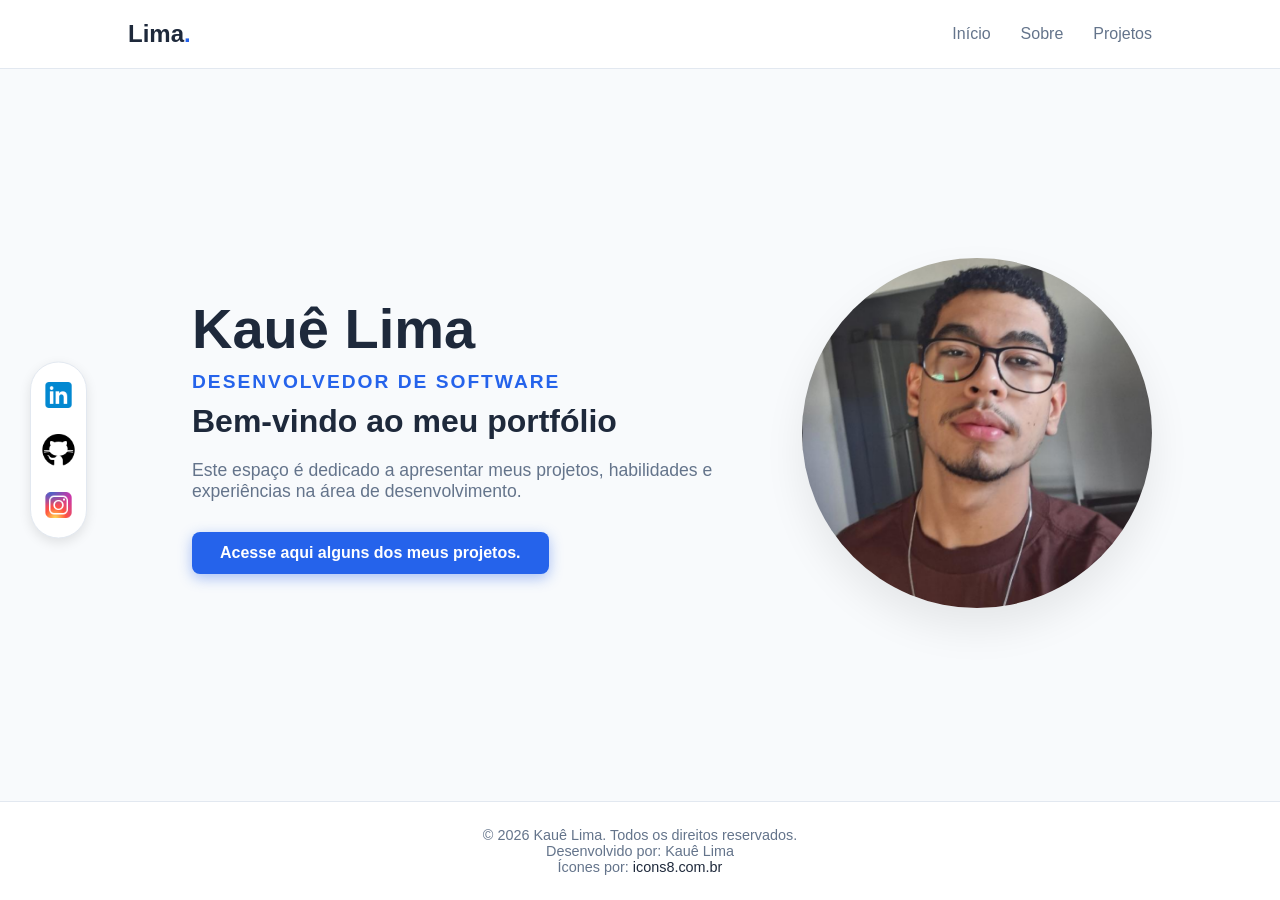
<file: index.html>
<!DOCTYPE html>
<html lang="pt-BR">
<head>
    <meta charset="UTF-8">
    <meta name="viewport" content="width=device-width, initial-scale=1.0">
    <link rel="stylesheet" href="styles/global.css">
    <link rel="stylesheet" href="styles/index.css">
    <link rel="stylesheet" href="styles/responsive.css">
    <link rel="shortcut icon" href="images/favicon.ico" type="image/x-icon">
    <title>Portfólio - Kauê</title>
</head>
<body>

    <header>
        <nav class="navbar">
            <h1 class="logo">Lima<span>.</span></h1>
            <ul class="menu">
                <li><a href="index.html" class="botao-menu">Início</a></li>
                <li><a href="sobre.html" class="botao-menu">Sobre</a></li>
                <li><a href="projetos.html" class="botao-menu">Projetos</a></li>
            </ul>
        </nav>
    </header>

    <section class="hero-section">
        <div class="hero-info">
            <h1 class="nome">Kauê Lima</h1>
            <h2 class="cargo">Desenvolvedor de Software</h2>
            <h2 class="bem-vindo">Bem-vindo ao meu portfólio</h2>
            <p>Este espaço é dedicado a apresentar meus projetos, habilidades e experiências na área de desenvolvimento.</p>
            <a class="projetos-link" href="projetos.html">Acesse aqui alguns dos meus projetos.</a>
        </div>
        <div class="hero-img">
            <img src="images/kaue-profile.png" alt="Foto do Kauê">
        </div>
    </section>

    <aside>
        <ul>
            <li><a href="https://www.linkedin.com/in/kauelima0824/" target="_blank"><img src="images/linkedin-icon.png" alt="Linkedin Icon"></a></li>
            <li><a href="https://github.com/kachardy" target="_blank"><img src="images/github-icon.png" alt="Github Icon"></a></li>
            <li><a href="https://www.instagram.com/kachardyy" target="_blank"><img src="images/instagram-icon.png" alt="Instagram Icon"></a></li>
        </ul>
    </aside>

    <footer>
        <p>&copy; 2026 Kauê Lima. Todos os direitos reservados.<br>
            Desenvolvido por: Kauê Lima <br>
            Ícones por: <a href="https://icons8.com.br/">icons8.com.br</a>
        </p>
    </footer>

</body>
</html>
</file>
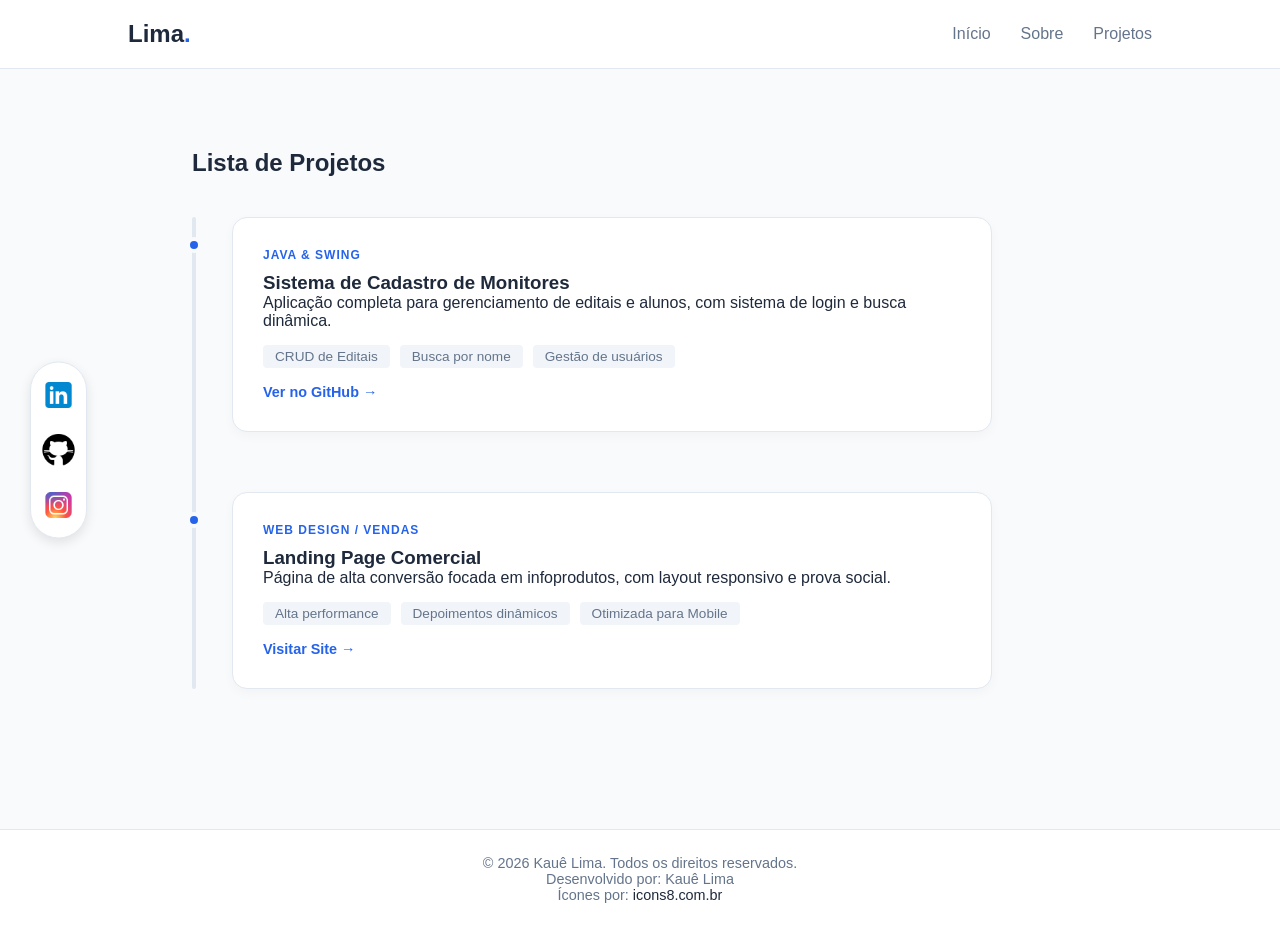
<file: projetos.html>
<!DOCTYPE html>
<html lang="pt-BR">

<head>
    <meta charset="UTF-8">
    <meta name="viewport" content="width=device-width, initial-scale=1.0">
    <link rel="stylesheet" href="styles/global.css">
    <link rel="stylesheet" href="styles/responsive.css">
    <link rel="stylesheet" href="styles/projetos.css">
    <link rel="shortcut icon" href="images/favicon.ico" type="image/x-icon">
    <title>Projetos - Kauê</title>
</head>

<body>

    <header>
        <nav class="navbar">
            <h1 class="logo">Lima<span>.</span></h1>
            <ul class="menu">
                <li><a href="index.html" class="botao-menu">Início</a></li>
                <li><a href="sobre.html" class="botao-menu">Sobre</a></li>
                <li><a href="projetos.html" class="botao-menu">Projetos</a></li>
            </ul>
        </nav>
    </header>

    <aside>
        <ul>
            <li><a href="https://www.linkedin.com/in/kauelima0824/" target="_blank"><img src="images/linkedin-icon.png"
                        alt="Linkedin Icon"></a></li>
            <li><a href="https://github.com/kachardy" target="_blank"><img src="images/github-icon.png"
                        alt="Github Icon"></a></li>
            <li><a href="https://www.instagram.com/kachardyy" target="_blank"><img src="images/instagram-icon.png"
                        alt="Instagram Icon"></a></li>
        </ul>
    </aside>

    <main>

        <section class="projetos-section">
            <h2>Lista de Projetos</h2>

            <div class="timeline">
                <article class="timeline-item">
                    <div class="timeline-dot"></div> <a href="https://github.com/kachardy/Cadastro-de-Monitores"
                        target="_blank" class="projeto-card">
                        <span class="projeto-tag">Java & Swing</span>
                        <h3>Sistema de Cadastro de Monitores</h3>
                        <p>Aplicação completa para gerenciamento de editais e alunos, com sistema de login e busca
                            dinâmica.</p>
                        <ul class="projeto-features">
                            <li>CRUD de Editais</li>
                            <li>Busca por nome</li>
                            <li>Gestão de usuários</li>
                        </ul>
                        <span class="link-indicador">Ver no GitHub →</span>
                    </a>
                </article>

                <article class="timeline-item">
                    <div class="timeline-dot"></div>
                    <a href="https://tropaaprovacao.com/" target="_blank" class="projeto-card">
                        <span class="projeto-tag">Web Design / Vendas</span>
                        <h3>Landing Page Comercial</h3>
                        <p>Página de alta conversão focada em infoprodutos, com layout responsivo e prova social.</p>
                        <ul class="projeto-features">
                            <li>Alta performance</li>
                            <li>Depoimentos dinâmicos</li>
                            <li>Otimizada para Mobile</li>
                        </ul>
                        <span class="link-indicador">Visitar Site →</span>
                    </a>
                </article>

            </div>
        </section>

    </main>

    <footer>
        <p>&copy; 2026 Kauê Lima. Todos os direitos reservados.<br>
            Desenvolvido por: Kauê Lima <br>
            Ícones por: <a href="https://icons8.com.br/">icons8.com.br</a>
        </p>
    </footer>

</body>

</html>
</file>
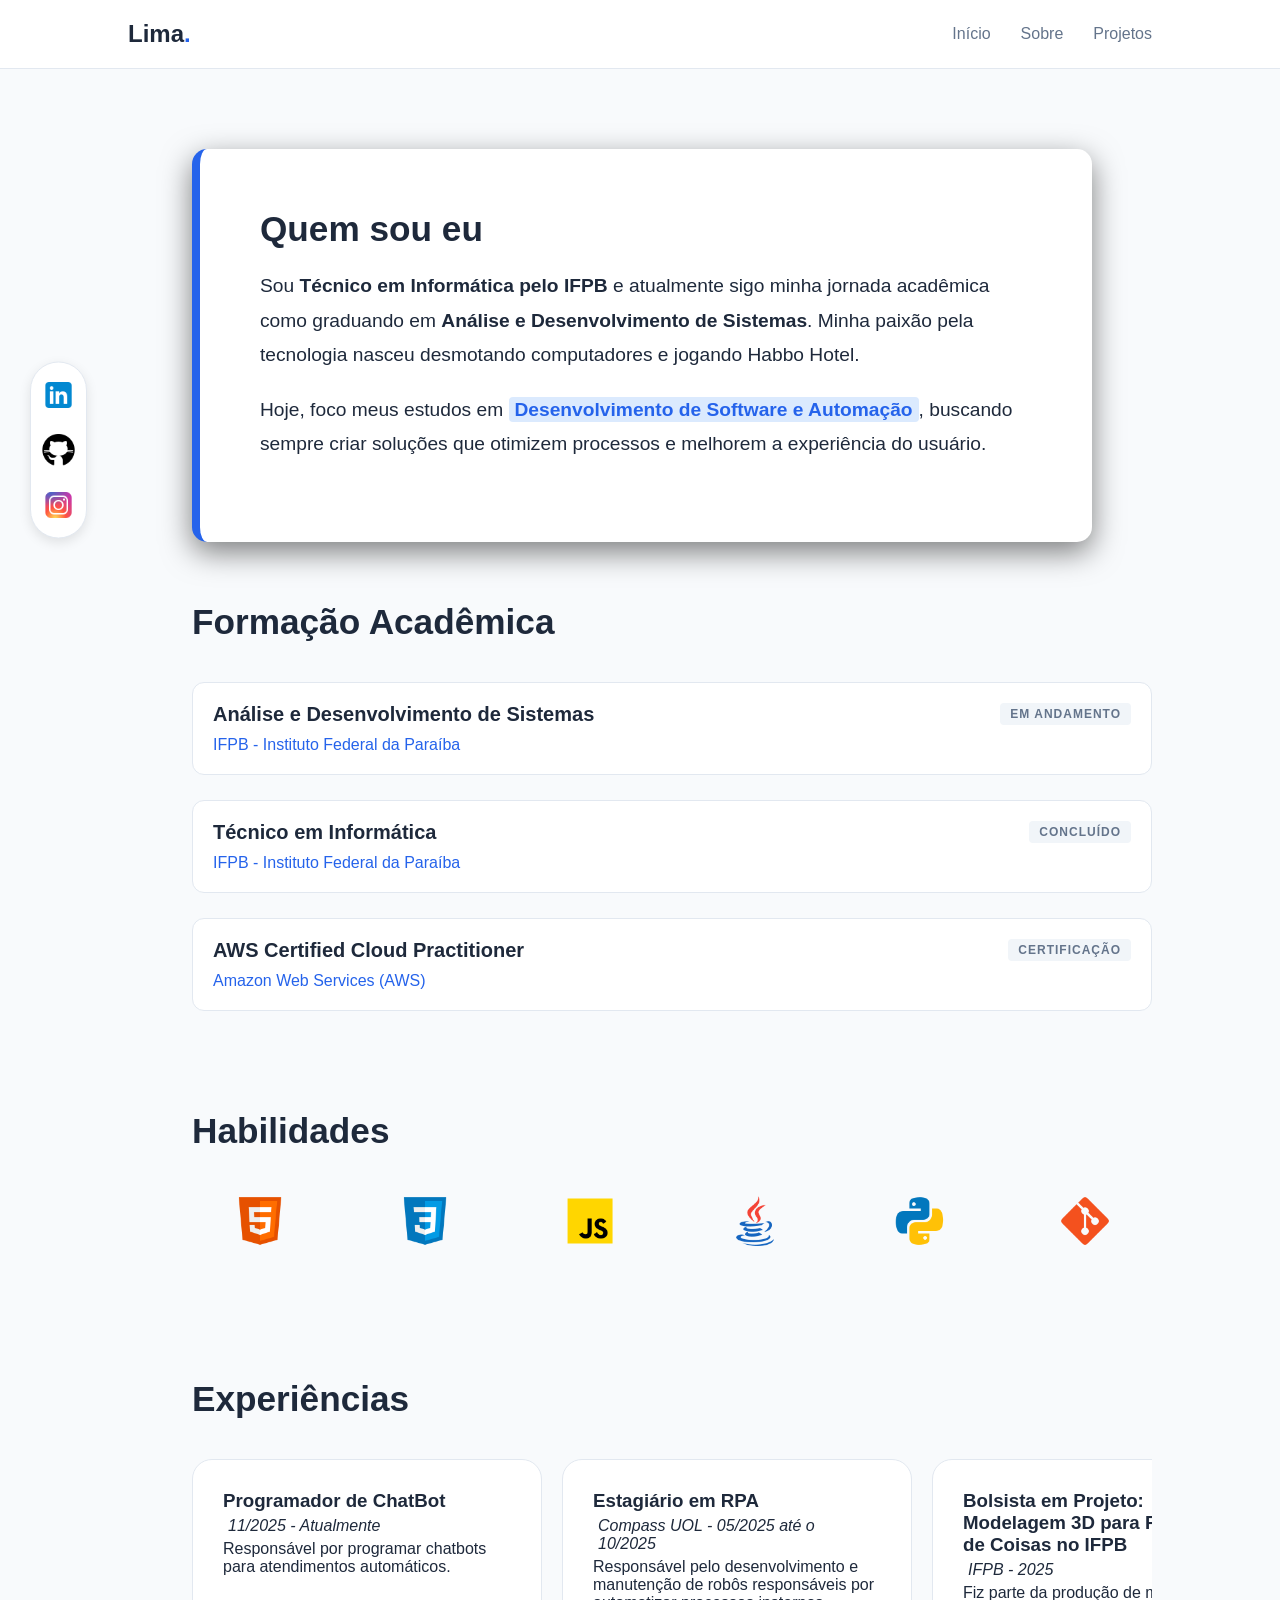
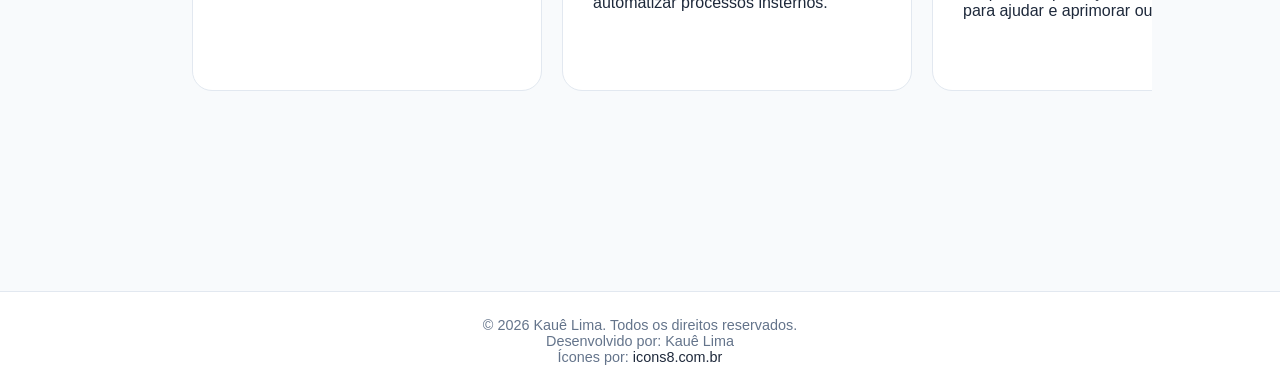
<file: sobre.html>
<!DOCTYPE html>
<html lang="pt-BR">

<head>
    <meta charset="UTF-8">
    <meta name="viewport" content="width=device-width, initial-scale=1.0">
    <link rel="stylesheet" href="styles/global.css">
    <link rel="stylesheet" href="styles/sobre.css">
    <link rel="stylesheet" href="styles/responsive.css">
    <link rel="shortcut icon" href="images/favicon.ico" type="image/x-icon">
    <title>Sobre - Kauê</title>
</head>

<body>

    <header>
        <nav class="navbar">
            <h1 class="logo">Lima<span>.</span></h1>
            <ul class="menu">
                <li><a href="index.html" class="botao-menu">Início</a></li>
                <li><a href="sobre.html" class="botao-menu">Sobre</a></li>
                <li><a href="projetos.html" class="botao-menu">Projetos</a></li>
            </ul>
        </nav>
    </header>

    <aside>
        <ul>
            <li><a href="https://www.linkedin.com/in/kauelima0824/" target="_blank"><img src="images/linkedin-icon.png"
                        alt="Linkedin Icon"></a></li>
            <li><a href="https://github.com/kachardy" target="_blank"><img src="images/github-icon.png"
                        alt="Github Icon"></a></li>
            <li><a href="https://www.instagram.com/kachardyy" target="_blank"><img src="images/instagram-icon.png"
                        alt="Instagram Icon"></a></li>
        </ul>
    </aside>

    <main>

        <section class="quem-sou-eu">
            <h2>Quem sou eu</h2>
            <p>
                Sou <strong>Técnico em Informática pelo IFPB</strong> e atualmente sigo minha jornada acadêmica como
                graduando em
                <strong>Análise e Desenvolvimento de Sistemas</strong>. Minha paixão pela tecnologia nasceu
                desmotando computadores e jogando Habbo Hotel.
            </p>
            <p>
                Hoje, foco meus estudos em <mark class="destaque">Desenvolvimento de Software e Automação</mark>,
                buscando sempre criar soluções que otimizem processos e melhorem a experiência do usuário.
            </p>
        </section>

        <section class="formacao">
            <h2>Formação Acadêmica</h2>
            <div class="formacao-container">
                <article class="formacao-item">
                    <div class="formacao-header">
                        <h3>Análise e Desenvolvimento de Sistemas</h3>
                        <span class="status">Em andamento</span>
                    </div>
                    <p class="instituicao">IFPB - Instituto Federal da Paraíba</p>
                </article>

                <article class="formacao-item">
                    <div class="formacao-header">
                        <h3>Técnico em Informática</h3>
                        <span class="status">Concluído</span>
                    </div>
                    <p class="instituicao">IFPB - Instituto Federal da Paraíba</p>
                </article>

                <article class="formacao-item">
                    <div class="formacao-header">
                        <h3>AWS Certified Cloud Practitioner</h3>
                        <span class="status">Certificação</span>
                    </div>
                    <p class="instituicao">Amazon Web Services (AWS)</p>
                </article>
            </div>
        </section>

        <section class="habilidades">
            <h2>Habilidades</h2>
            <ul>
                <li><img src="images/html-icon.png" alt="HTML Icon">
                    <p>HTML5</p>
                </li>
                <li><img src="images/css-icon.png" alt="CSS Icon">
                    <p>CSS3</p>
                </li>
                <li><img src="images/javascript-icon.png" alt="JS Icon">
                    <p>JavaScript</p>
                </li>
                <li><img src="images/java-icon.png" alt="Java Icon">
                    <p>Java</p>
                </li>
                <li><img src="images/python-icon.png" alt="Python Icon">
                    <p>Python</p>
                </li>
                <li><img src="images/git-icon.png" alt="Git Icon">
                    <p>Git</p>
                </li>
            </ul>
        </section>

        <section class="experiencias">

            <h2>Experiências</h2>
            <div class="experiencias-container">
                <article>
                    <h3>Programador de ChatBot</h3>
                    <p class="local-tempo">11/2025 - Atualmente</p>
                    <p>Responsável por programar chatbots para atendimentos automáticos.</p>
                </article>

                <article>
                    <h3>Estagiário em RPA</h3>
                    <p class="local-tempo">Compass UOL - 05/2025 até o 10/2025</p>
                    <p>Responsável pelo desenvolvimento e manutenção de robôs responsáveis por automatizar processos
                        insternos.</p>
                </article>

                <article>
                    <h3>Bolsista em Projeto: Modelagem 3D para Produção de Coisas no IFPB</h3>
                    <p class="local-tempo">IFPB - 2025</p>
                    <p>Fiz parte da produção de modelos 3D para ajudar e aprimorar outros projetos.</p>
                </article>

                <article>
                    <h3>Voluntário em Projeto: Produção do Museu 3D Heliton Santana</h3>
                    <p class="local-tempo">IFPB - 2024</p>
                    <p>Modelei os artigos históricos do museu em 3D, para a inserção deles no ambiente virtual.</p>
                </article>

                <article>
                    <h3>Voluntário em Projeto: Ensinando Robótica e Algoritmos em escolas municipais de Santa Rita</h3>
                    <p class="local-tempo">IFPB - 2023</p>
                    <p>Ensinei robótica e lógica de programação básica para crianças do Ensino Fundamental I</p>
                </article>
            </div>

        </section>

    </main>

    <footer>
        <p>&copy; 2026 Kauê Lima. Todos os direitos reservados.<br>
            Desenvolvido por: Kauê Lima <br>
            Ícones por: <a href="https://icons8.com.br/">icons8.com.br</a>
        </p>
    </footer>

</body>

</html>
</file>
<file: styles/global.css>
/* VARIÁVEIS E RESET */
:root {
    --bg-light: #f8fafc;
    --azul-principal: #2563eb;
    --azul-escuro: #1e3a8a;
    --texto-escuro: #1e293b;
    --texto-cinza: #64748b;
    --branco: #ffffff;
    --border-color: #e2e8f0;
}

* {
    margin: 0;
    padding: 0;
    box-sizing: border-box;
}

body {
    background-color: var(--bg-light);
    color: var(--texto-escuro);
    font-family: 'Inter', 'Segoe UI', sans-serif;
    display: flex;
    flex-direction: column;
    min-height: 100vh;
}

/* HEADER / NAVBAR */
.navbar {
    display: flex;
    justify-content: space-between;
    align-items: center;
    padding: 20px 10%;
    background-color: var(--branco);
    border-bottom: 1px solid var(--border-color);
}

.logo {
    font-size: 1.5rem;
    font-weight: 800;
    color: var(--texto-escuro);
}

.logo span {
    color: var(--azul-principal);
}

.menu {
    display: flex;
    list-style: none;
    gap: 30px;
}

.botao-menu {
    text-decoration: none;
    color: var(--texto-cinza);
    font-weight: 500;
    transition: 0.3s;
}

.botao-menu:hover {
    color: var(--azul-principal);
}

/* ASIDE (REDES SOCIAIS) */
aside {
    position: fixed;
    left: 30px;
    top: 50%;
    transform: translateY(-50%);
    background-color: var(--branco);
    padding: 15px 10px;
    border-radius: 50px;
    box-shadow: 0 4px 12px rgba(0, 0, 0, 0.1);
    border: 1px solid var(--border-color);
    z-index: 10;
}

aside ul {
    display: flex;
    flex-direction: column;
    gap: 20px;
    list-style: none;
}

aside a img {
    width: 35px;         
    height: 35px;
    display: block;    
    transition: 0.3s ease;
}

aside a:hover img {
    transform: translateY(-3px);
    opacity: 0.6;
}

/* FOOTER */
footer {
    background-color: var(--branco);
    border-top: 1px solid var(--border-color);
    padding: 25px 0;
    text-align: center;
    margin-top: auto;
}

footer p {
    color: var(--texto-cinza);
    font-size: 0.9rem;
}

footer a {
    text-decoration: none;
    color: var(--texto-escuro);
}
</file>
<file: styles/index.css>
/* ANIMAÇÃO DE ENTRADA */
@keyframes entradaSuave {
    from {
        opacity: 0;
        transform: translateY(20px);
    }
    to {
        opacity: 1;
        transform: translateY(0);
    }
}

/* HERO SECTION */
.hero-section {
    flex: 1;
    display: flex;
    align-items: center;
    justify-content: center;
    padding: 0 10% 0 15%;
    gap: 80px;
}

.hero-info {
    max-width: 550px;
}

.nome {
    font-size: 3.5rem;     
    font-weight: 800;
    color: var(--texto-escuro);
    margin-bottom: 10px;
    animation: entradaSuave 1.5s ease-out forwards;
}

.cargo {
    font-size: 1.2rem;
    color: var(--azul-principal);
    font-weight: 600;
    text-transform: uppercase;
    letter-spacing: 2px;
    margin-bottom: 10px;
}

.bem-vindo {
    font-size: 2rem;
    color: var(--texto-escuro);
    margin-bottom: 20px;
}

.hero-info p {
    font-size: 1.1rem;
    color: var(--texto-cinza);
    margin-bottom: 30px;
}

/* FOTO */
.hero-img img {
    width: 350px;
    height: 350px;
    object-fit: cover;
    border-radius: 999px;
    box-shadow: 0 20px 40px rgba(0, 0, 0, 0.08);
}

/* BOTÃO DE PROJETOS */
.projetos-link {
    display: inline-block;
    background-color: var(--azul-principal);
    color: var(--branco);
    padding: 12px 28px;
    border-radius: 8px;
    text-decoration: none;
    font-weight: 600;
    transition: background-color 0.3s, transform 0.2s;
    box-shadow: 0 4px 14px 0 rgba(37, 99, 235, 0.39);
}

.projetos-link:hover {
    background-color: var(--azul-escuro);
    transform: translateY(-2px);
}

.projetos-link:active {
    transform: translateY(0);  
}
</file>
<file: styles/responsive.css>
@media (max-width: 768px) {
    
    /* Ajustando o Menu */
    .navbar {
        flex-direction: column;
        gap: 15px;
        padding: 15px 5%;
    }

    .menu {
        gap: 15px;
    }

    .hero-section {
        flex-direction: column-reverse; /* Foto em cima, texto embaixo */
        padding: 50px 5%;
        text-align: center; /* Centraliza o texto */
        gap: 30px;
    }

    .hero-info {
        max-width: 100%;
    }

    .nome {
        font-size: 2.5rem; /* Nome menor  */
    }

    .hero-img img {
        width: 250px; /* Foto menor */
        height: 250px;
    }

    /* Ajustando o Aside (Contatos) */
    aside {
        position: static; /* Tira ele da lateral fixa */
        transform: none;
        margin: 20px 0;
        display: flex;
        justify-content: center;
    }

    aside ul {
        flex-direction: row; /* Ícones lado a lado no celular */
        padding: 10px 20px;
    }
}
</file>
<file: styles/projetos.css>
main {
    margin-top: 80px; /* Cria o espaço necessário abaixo da navbar */
    padding: 0 10% 80px 15%; /* Mantém o recuo para o aside na esquerda */
}

.timeline {
    position: relative;
    max-width: 800px;
    margin: 40px 0;
    padding-left: 40px; /* Espaço para a linha na esquerda */
}

/* A linha vertical cinza */
.timeline::before {
    content: '';
    position: absolute;
    left: 0;
    top: 0;
    width: 4px;
    height: 100%;
    background-color: var(--border-color);
    border-radius: 2px;
}

.timeline-item {
    position: relative;
    margin-bottom: 60px; /* Espaço entre um projeto e outro */
}

/* O ponto azul que fica em cima da linha */
.timeline-dot {
    position: absolute;
    left: -46px; /* Alinha exatamente sobre a linha de 4px */
    top: 20px;
    width: 16px;
    height: 16px;
    background-color: var(--azul-principal);
    border: 4px solid var(--bg-light); /* Cria um contorno para "cortar" a linha */
    border-radius: 50%;
    z-index: 2;
}

.projeto-card {
    display: block;
    background-color: var(--branco);
    padding: 30px;
    border-radius: 15px;
    border: 1px solid var(--border-color);
    text-decoration: none;
    color: inherit;
    transition: 0.3s ease;
    box-shadow: 0 4px 12px rgba(0, 0, 0, 0.03);
}

.projeto-card:hover {
    transform: translateX(10px);
    border-color: var(--azul-principal);
    box-shadow: 0 10px 25px rgba(37, 99, 235, 0.1);
}

.projeto-tag {
    font-size: 0.75rem;
    font-weight: 700;
    text-transform: uppercase;
    color: var(--azul-principal);
    letter-spacing: 1px;
    margin-bottom: 10px;
    display: block;
}

.projeto-features {
    list-style: none;
    margin: 15px 0;
    display: flex;
    flex-wrap: wrap;
    gap: 10px;
}

.projeto-features li {
    background-color: #f1f5f9;
    padding: 4px 12px;
    border-radius: 4px;
    font-size: 0.85rem;
    color: var(--texto-cinza);
}

.link-indicador {
    font-weight: 600;
    color: var(--azul-principal);
    font-size: 0.9rem;
}

@media (max-width: 768px) {
    /* Ajuste do Container Principal */
    main {
        padding: 0 5% 50px 5%;
        margin-top: 60px;
    }

    /* Removendo a Linha da Timeline */
    .timeline {
        padding-left: 0; 
        margin: 20px 0;
    }

    .timeline::before {
        display: none; /* Esconde a linha */
    }

    /* Ajustando o Ponto Azul */
    .timeline-dot {
        display: none; 
    }

    /* Ajustando o Card */
    .timeline-item {
        margin-bottom: 30px; 
    }

    .projeto-card {
        padding: 20px;
    }

    .projeto-card:hover {
        transform: none;
    }

    /* Ajustando as Tags de Tecnologia */
    .projeto-features {
        gap: 8px;
    }

    .projeto-features li {
        font-size: 0.8rem;
        padding: 3px 10px;
    }

    h2 {
        font-size: 1.8rem; 
        margin-bottom: 30px;
    }
}
</file>
<file: styles/sobre.css>
main {
    margin-top: 80px; /* Cria o espaço necessário abaixo da navbar */
    padding: 0 10% 80px 15%; /* Mantém o recuo para o aside na esquerda */
}

main section {
    margin-bottom: 100px;
}

main h2 {
    font-size: 2.2rem;
    color: var(--texto-escuro);
    margin-bottom: 40px;
    position: relative;
}

.quem-sou-eu {
    padding: 60px;
    background-color: var(--branco);
    border-left: 8px solid var(--azul-principal);
    border-radius: 15px 15px 15px 15px;
    box-shadow: 0 10px 30px rgba(0, 0, 0, 0.5);
    margin-bottom: 60px;
    max-width: 900px;
}

.quem-sou-eu h2 {
    font-size: 2.2rem;
    margin-bottom: 20px;
}

.quem-sou-eu p {
    font-size: 1.2rem;
    line-height: 1.8; /* Aumenta o espaço entre linhas para facilitar a leitura */
    color: var(--texto-escuro);
    margin-bottom: 20px;
}

.destaque {
    background-color: #dbeafe;
    color: var(--azul-principal);
    padding: 2px 6px;
    border-radius: 4px;
    font-weight: 600;
}

.formacao-container {
    display: flex;
    flex-direction: column;
    gap: 25px;
}

.formacao-item {
    padding: 20px;
    background-color: var(--branco);
    border-radius: 12px;
    border: 1px solid var(--border-color);
    transition: 0.3s ease;
}

.formacao-item:hover {
    border-left: 6px solid var(--azul-principal);
    transform: translateX(5px);
}

.formacao-header {
    display: flex;
    justify-content: space-between; 
    align-items: center;
    margin-bottom: 10px;
}

.formacao-header h3 {
    font-size: 1.25rem;
    color: var(--texto-escuro);
}

.status {
    font-size: 0.75rem;
    text-transform: uppercase;
    letter-spacing: 1px;
    background-color: #f1f5f9;
    color: var(--texto-cinza);
    padding: 4px 10px;
    border-radius: 4px;
    font-weight: 700;
}

.formacao-item:hover .status {
    background-color: var(--azul-principal);
    color: var(--branco);
}

.instituicao {
    color: var(--azul-principal);
    font-weight: 500;
}

.habilidades ul {
    display: grid;
    grid-template-columns: repeat(auto-fit, minmax(120px, 1fr));
    gap: 30px;
    list-style: none;
}

.habilidades li {
    display: flex;
    flex-direction: column;
    align-items: center;
    text-align: center;
    gap: 10px;
}

.habilidades li img {
    width: 60px;
    height: 60px;
    object-fit: contain;
    transition: transform 0.3s ease;
}

.habilidades li p {
    opacity: 0; /* Começa invisível */
    transition: 0.3s ease;
    font-weight: 600;
    color: var(--azul-principal);
}

.habilidades li:hover img {
    transform: scale(1.1); /* Ícone cresce um pouco */
}

.habilidades li:hover p {
    opacity: 1; /* Texto aparece */
}

.experiencias-container {
    display: flex;
    overflow-x: auto; /* Permite o scroll horizontal */
    scroll-snap-type: x mandatory; /* Faz o efeito de "imã" nos cards */
    gap: 20px;
    padding-bottom: 20px;
    scrollbar-width: none; /* Esconde a barra no Firefox */
}

.experiencias-container::-webkit-scrollbar {
    display: none; /* Esconde a barra no Chrome/Safari */
}

.experiencias article {
    flex: 0 0 350px;
    scroll-snap-align: center; /* O card para sempre no centro ao arrastar */
    background-color: var(--branco);
    padding: 30px;
    border-radius: 20px;
    border: 1px solid var(--border-color);
    transition: 0.2s ease;
}

.experiencias article:hover {
    transform: translateY(-2px);
}

.experiencias article:hover h3 {
    color: var(--azul-principal);
}

.local-tempo {
    font-style: italic;
    margin: 5px;
}

/* Resposivo */
@media (max-width: 768px) {
    main {
        padding: 0 5% 50px 5%; 
        margin-top: 60px;
    }

    main section {
        margin-bottom: 60px;
    }

    .quem-sou-eu {
        padding: 30px;
        border-left: 6px solid var(--azul-principal); 
    }

    .habilidades ul {
        grid-template-columns: repeat(3, 1fr);
        gap: 15px;
    }

    .experiencias article {
        flex: 0 0 280px; 
    }

    .formacao-header {
        flex-direction: column;
        align-items: flex-start;
        gap: 5px;
    }
}
</file>
